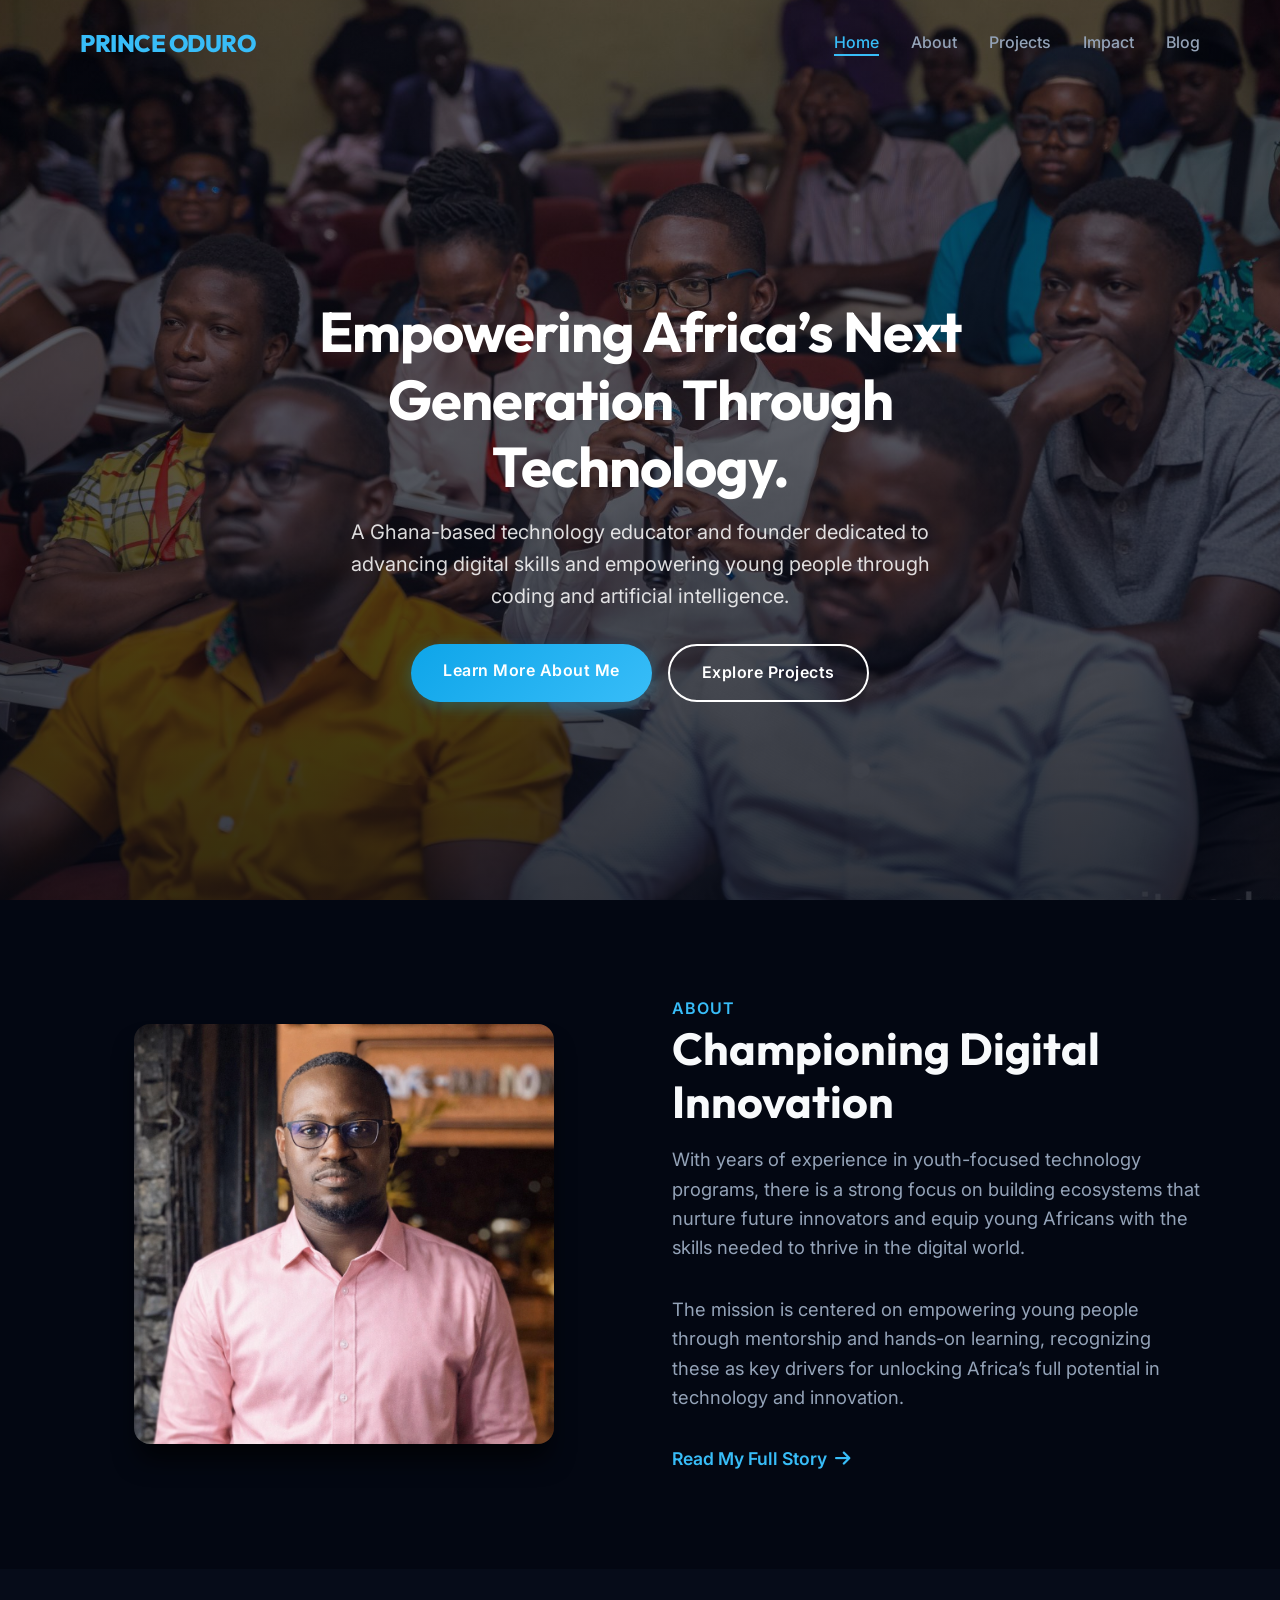
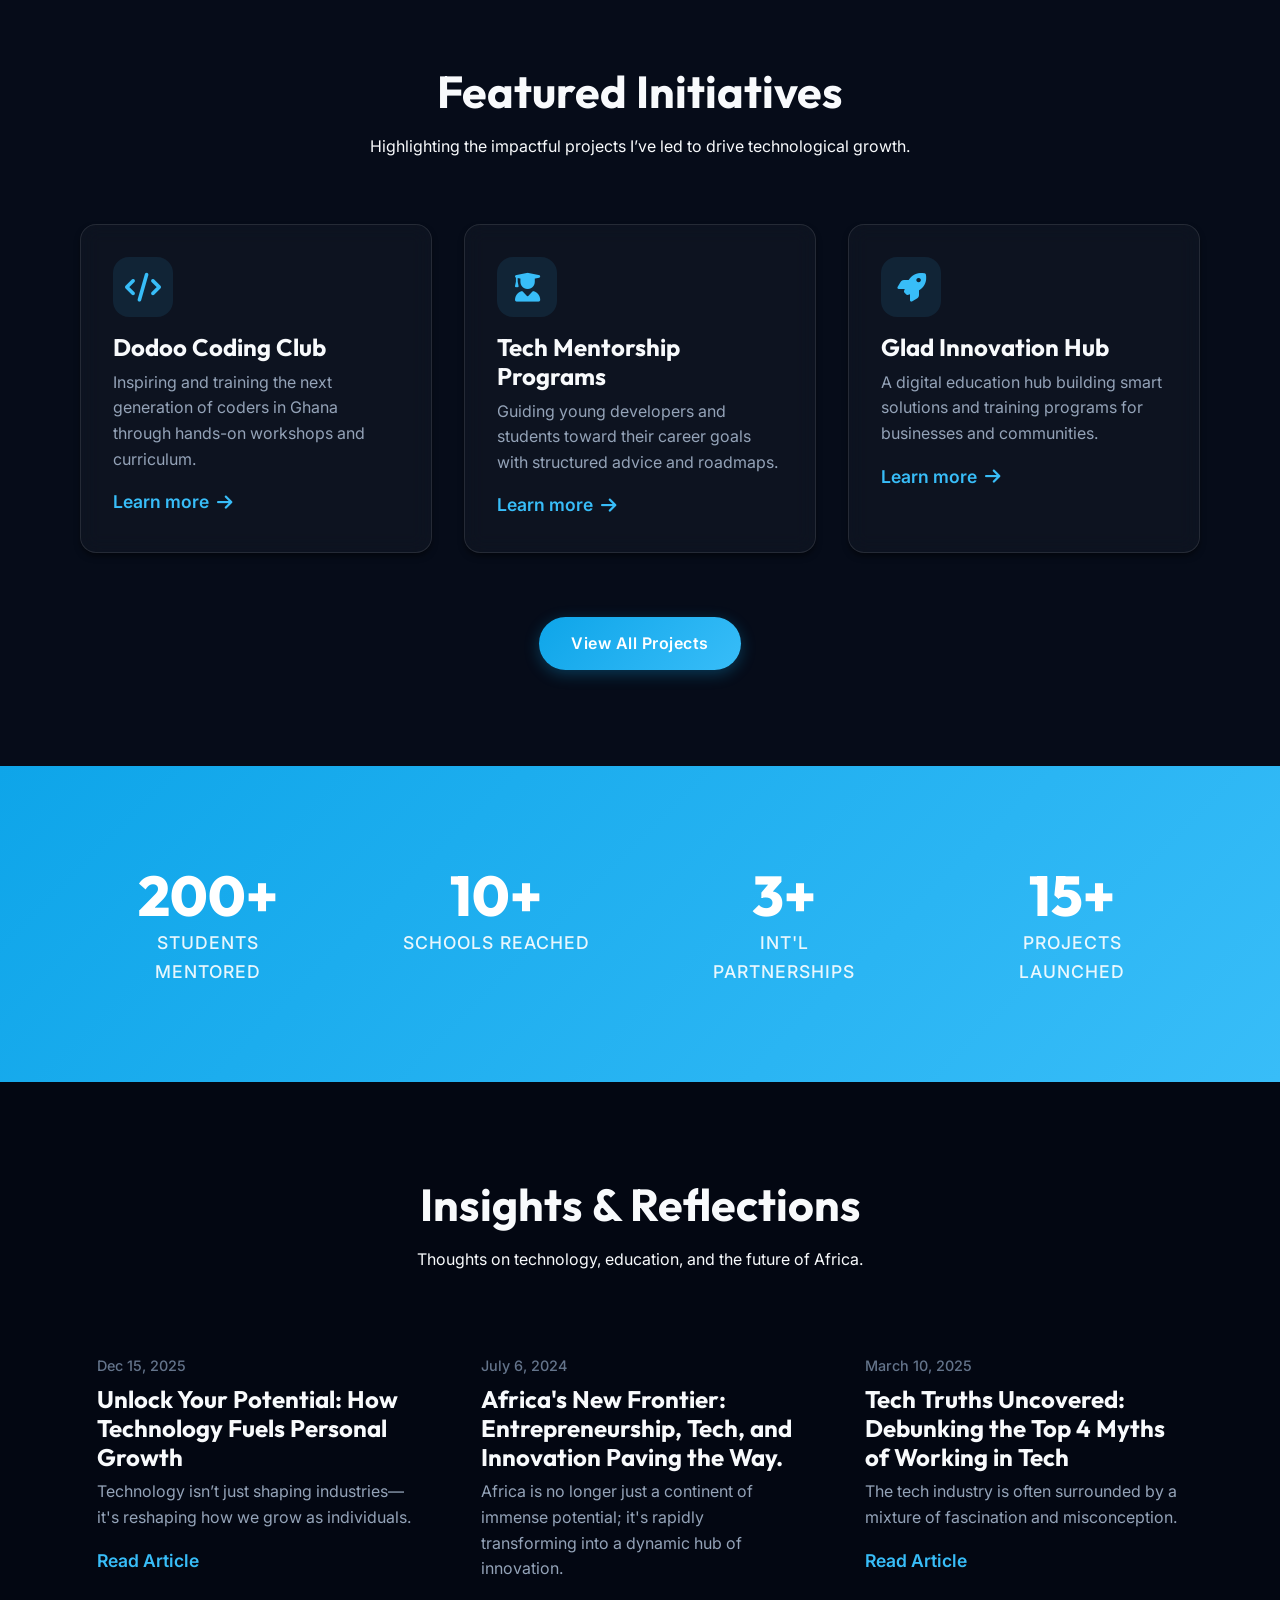
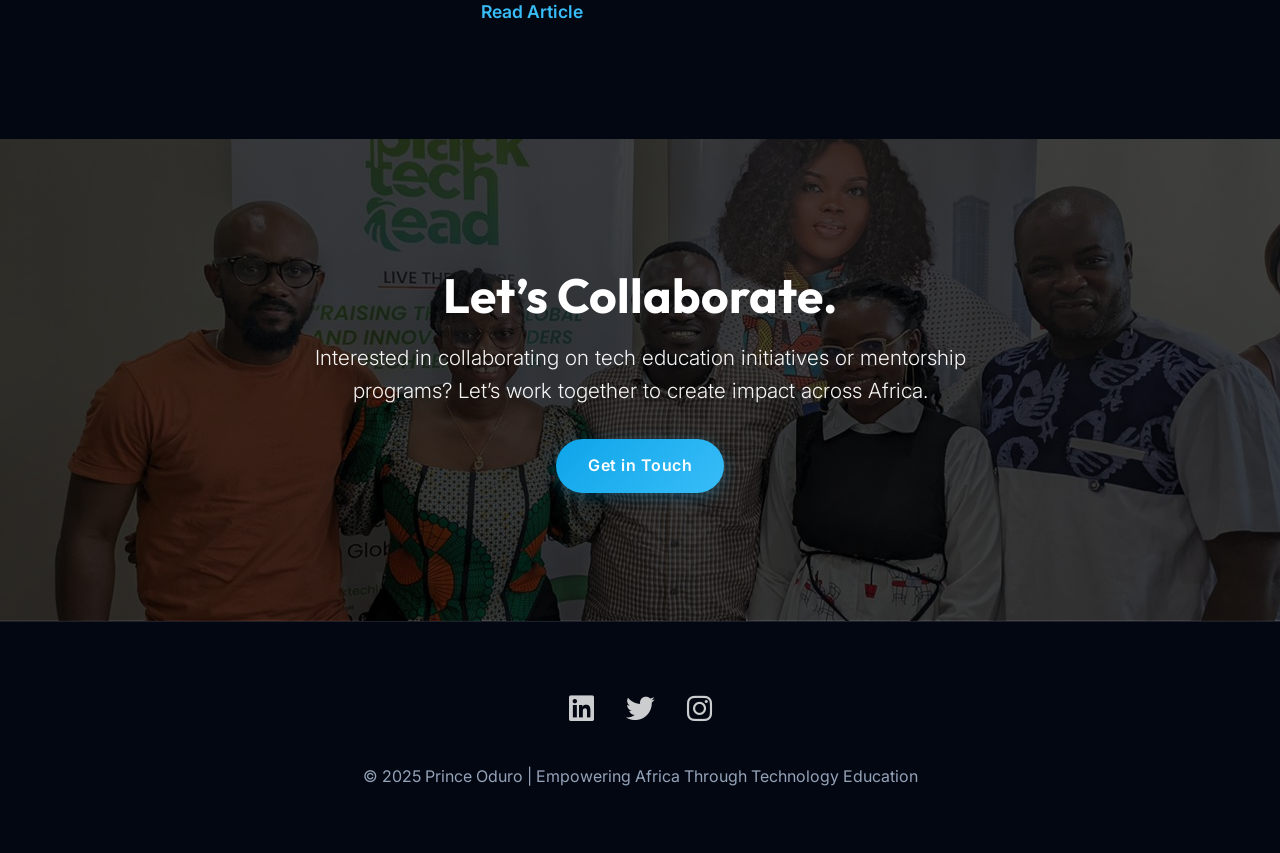
<file: index.html>
<!DOCTYPE html>
<html lang="en">

<head>
    <meta charset="UTF-8">
    <meta name="viewport" content="width=device-width, initial-scale=1.0">
    <title>Prince Oduro | Technology Educator & Innovator</title>
    <meta name="description"
        content="Prince Oduro is a technology educator, software developer, and mentor committed to empowering Africa’s youth through technology education.">

    <!-- Styles -->
    <link rel="stylesheet" href="styles_v2.css">

    <!-- Font Awesome for Icons (Optional for initial version, using CDN) -->
    <link rel="stylesheet" href="https://cdnjs.cloudflare.com/ajax/libs/font-awesome/6.4.0/css/all.min.css">

    <!-- Favicon Placeholders -->
    <link rel="icon" href="data:;base64,iVBORw0KGgo=">
</head>

<body>

    <!-- Navigation -->
    <nav class="navbar">
        <div class="container nav-container">
            <a href="index.html" class="brand">PRINCE ODURO</a>
            <div class="mobile-toggle" id="mobile-menu">
                <i class="fas fa-bars"></i>
            </div>
            <ul class="nav-links">
                <li><a href="index.html" class="active">Home</a></li>
                <li><a href="about.html">About</a></li>
                <li><a href="projects.html">Projects</a></li>
                <li><a href="#impact">Impact</a></li>
                <li><a href="#insights">Blog</a></li>
            </ul>
        </div>
    </nav>

    <!-- Hero Section -->
    <section class="hero bg-overlay">
        <div class="hero-slider">
            <div class="slide active" style="background-image: url('assets/Images/slide 1.jpg');"></div>
            <div class="slide" style="background-image: url('assets/Images/slide 2.jpg');"></div>
            <div class="slide" style="background-image: url('assets/Images/youth engagement.jpg');"></div>
        </div>
        <div class="container hero-container text-center">
            <div class="hero-content reveal active">
                <h1 class="text-white">Empowering Africa’s Next Generation Through Technology.</h1>
                <p class="subtext text-white-opacity delay-100 reveal active">
                    A Ghana-based technology educator and founder dedicated to advancing digital skills and empowering
                    young people through coding and artificial intelligence.
                </p>
                <div class="hero-btns justify-center delay-200 reveal active">
                    <a href="about.html" class="btn btn-primary">Learn More About Me</a>
                    <a href="projects.html" class="btn btn-secondary btn-white-outline">Explore Projects</a>
                </div>
            </div>
        </div>
    </section>

    <!-- About Snapshot -->
    <section class="section-padding about-snapshot">
        <div class="container about-grid">
            <div class="about-image reveal">
                <!-- Another photo or visual -->
                <img src="assets/Images/profile_new.png" alt="Teaching"
                    style="border-radius: 16px; box-shadow: var(--shadow-lg);">
            </div>
            <div class="about-content reveal delay-200">
                <span class="text-primary"
                    style="font-weight: 600; text-transform: uppercase; letter-spacing: 1px;">About</span>
                <h2>Championing Digital Innovation</h2>
                <p>
                    With years of experience in youth-focused technology programs, there is a strong focus on building
                    ecosystems that nurture future innovators and equip young Africans with the skills needed to thrive
                    in the digital world.
                </p>
                <p>
                    The mission is centered on empowering young people through mentorship and hands-on learning,
                    recognizing these as key drivers for unlocking Africa’s full potential in technology and innovation.
                </p>
                <a href="about.html" class="btn-text">Read My Full Story <i class="fas fa-arrow-right"></i></a>
            </div>
        </div>
    </section>

    <!-- Featured Projects -->
    <section class="section-padding projects" id="projects">
        <div class="container">
            <div class="section-header reveal">
                <h2>Featured Initiatives</h2>
                <p>Highlighting the impactful projects I’ve led to drive technological growth.</p>
            </div>

            <div class="projects-grid">
                <!-- Project 1 -->
                <div class="project-card reveal delay-100">
                    <div class="project-icon"><i class="fas fa-code"></i></div>
                    <h3>Dodoo Coding Club</h3>
                    <p>Inspiring and training the next generation of coders in Ghana through hands-on workshops and
                        curriculum.</p>
                    <a href="projects.html#dodoo" class="btn-text">Learn more <i class="fas fa-arrow-right"></i></a>
                </div>

                <!-- Project 2 -->
                <div class="project-card reveal delay-200">
                    <div class="project-icon"><i class="fas fa-user-graduate"></i></div>
                    <h3>Tech Mentorship Programs</h3>
                    <p>Guiding young developers and students toward their career goals with structured advice and
                        roadmaps.</p>
                    <a href="projects.html#mentorship" class="btn-text">Learn more <i
                            class="fas fa-arrow-right"></i></a>
                </div>

                <!-- Project 3 -->
                <div class="project-card reveal delay-300">
                    <div class="project-icon"><i class="fas fa-rocket"></i></div>
                    <h3>Glad Innovation Hub</h3>
                    <p>A digital education hub building smart solutions and training programs for businesses and
                        communities.</p>
                    <a href="projects.html#hub" class="btn-text">Learn more <i class="fas fa-arrow-right"></i></a>
                </div>
            </div>

            <div class="text-center reveal" style="margin-top: var(--spacing-lg);">
                <a href="projects.html" class="btn btn-primary">View All Projects</a>
            </div>
        </div>
    </section>

    <!-- Impact Highlights -->
    <section class="impact" id="impact">
        <div class="container impact-grid">
            <div class="counter-card reveal delay-100">
                <h3>200+</h3>
                <p>Students Mentored</p>
            </div>
            <div class="counter-card reveal delay-200">
                <h3>10+</h3>
                <p>Schools Reached</p>
            </div>
            <div class="counter-card reveal delay-300">
                <h3>3+</h3>
                <p>Int'l Partnerships</p>
            </div>
            <div class="counter-card reveal delay-100"> <!-- wrapped logic for delay -->
                <h3>15+</h3>
                <p>Projects Launched</p>
            </div>
        </div>
    </section>

    <!-- Insights Section -->
    <section class="section-padding insights" id="insights">
        <div class="container">
            <div class="section-header reveal">
                <h2>Insights & Reflections</h2>
                <p>Thoughts on technology, education, and the future of Africa.</p>
            </div>

            <div class="blog-grid">
                <article class="blog-card reveal delay-100">
                    <span class="blog-date">Dec 15, 2025</span>
                    <h3>Unlock Your Potential: How Technology Fuels Personal Growth</h3>
                    <p>Technology isn’t just shaping industries—it's reshaping how we grow as individuals.
                    </p>
                    <a href="https://medium.com/@princeoduro.dev/unlock-your-potential-how-technology-fuels-personal-growth-972168cd5e6c"
                        class="btn-text">Read Article</a>
                </article>

                <article class="blog-card reveal delay-200">
                    <span class="blog-date">July 6, 2024</span>
                    <h3>Africa's New Frontier: Entrepreneurship, Tech, and Innovation Paving the Way.</h3>
                    <p>Africa is no longer just a continent of immense potential; it's rapidly transforming into a
                        dynamic hub of innovation.</p>
                    <a href="https://www.linkedin.com/pulse/africas-new-frontier-entrepreneurship-tech-innovation-prince-oduro-lynpf"
                        class="btn-text">Read Article</a>
                </article>

                <article class="blog-card reveal delay-300">
                    <span class="blog-date">March 10, 2025</span>
                    <h3>Tech Truths Uncovered: Debunking the Top 4 Myths of Working in Tech</h3>
                    <p>The tech industry is often surrounded by a mixture of fascination and misconception.</p>
                    <a href="https://medium.com/@princeoduro.dev/tech-truths-uncovered-debunking-the-top-4-myths-of-working-in-tech-38a56e28109d"
                        class="btn-text">Read Article</a>
                </article>
            </div>
        </div>
    </section>

    <!-- Connect / Call to Action -->
    <section class="connect reveal" id="contact">
        <div class="container">
            <h2>Let’s Collaborate.</h2>
            <p>Interested in collaborating on tech education initiatives or mentorship programs? Let’s work together to
                create impact across Africa.</p>
            <a href="mailto:princ@example.com" class="btn btn-primary">Get in Touch</a>
        </div>
    </section>

    <!-- Footer -->
    <footer class="footer">
        <div class="container">
            <div class="social-links">
                <a href="https://www.linkedin.com/in/prince-oduro-34b401268/" target="_blank"><i
                        class="fab fa-linkedin"></i></a>
                <a href="https://x.com/princeoduro_dev" target="_blank"><i class="fab fa-twitter"></i></a>
                <a href="https://www.instagram.com/_dev.prince_/" target="_blank"><i class="fab fa-instagram"></i></a>
            </div>
            <p>© 2025 Prince Oduro | Empowering Africa Through Technology Education</p>
        </div>
    </footer>

    <script src="script.js"></script>
</body>

</html>
</file>
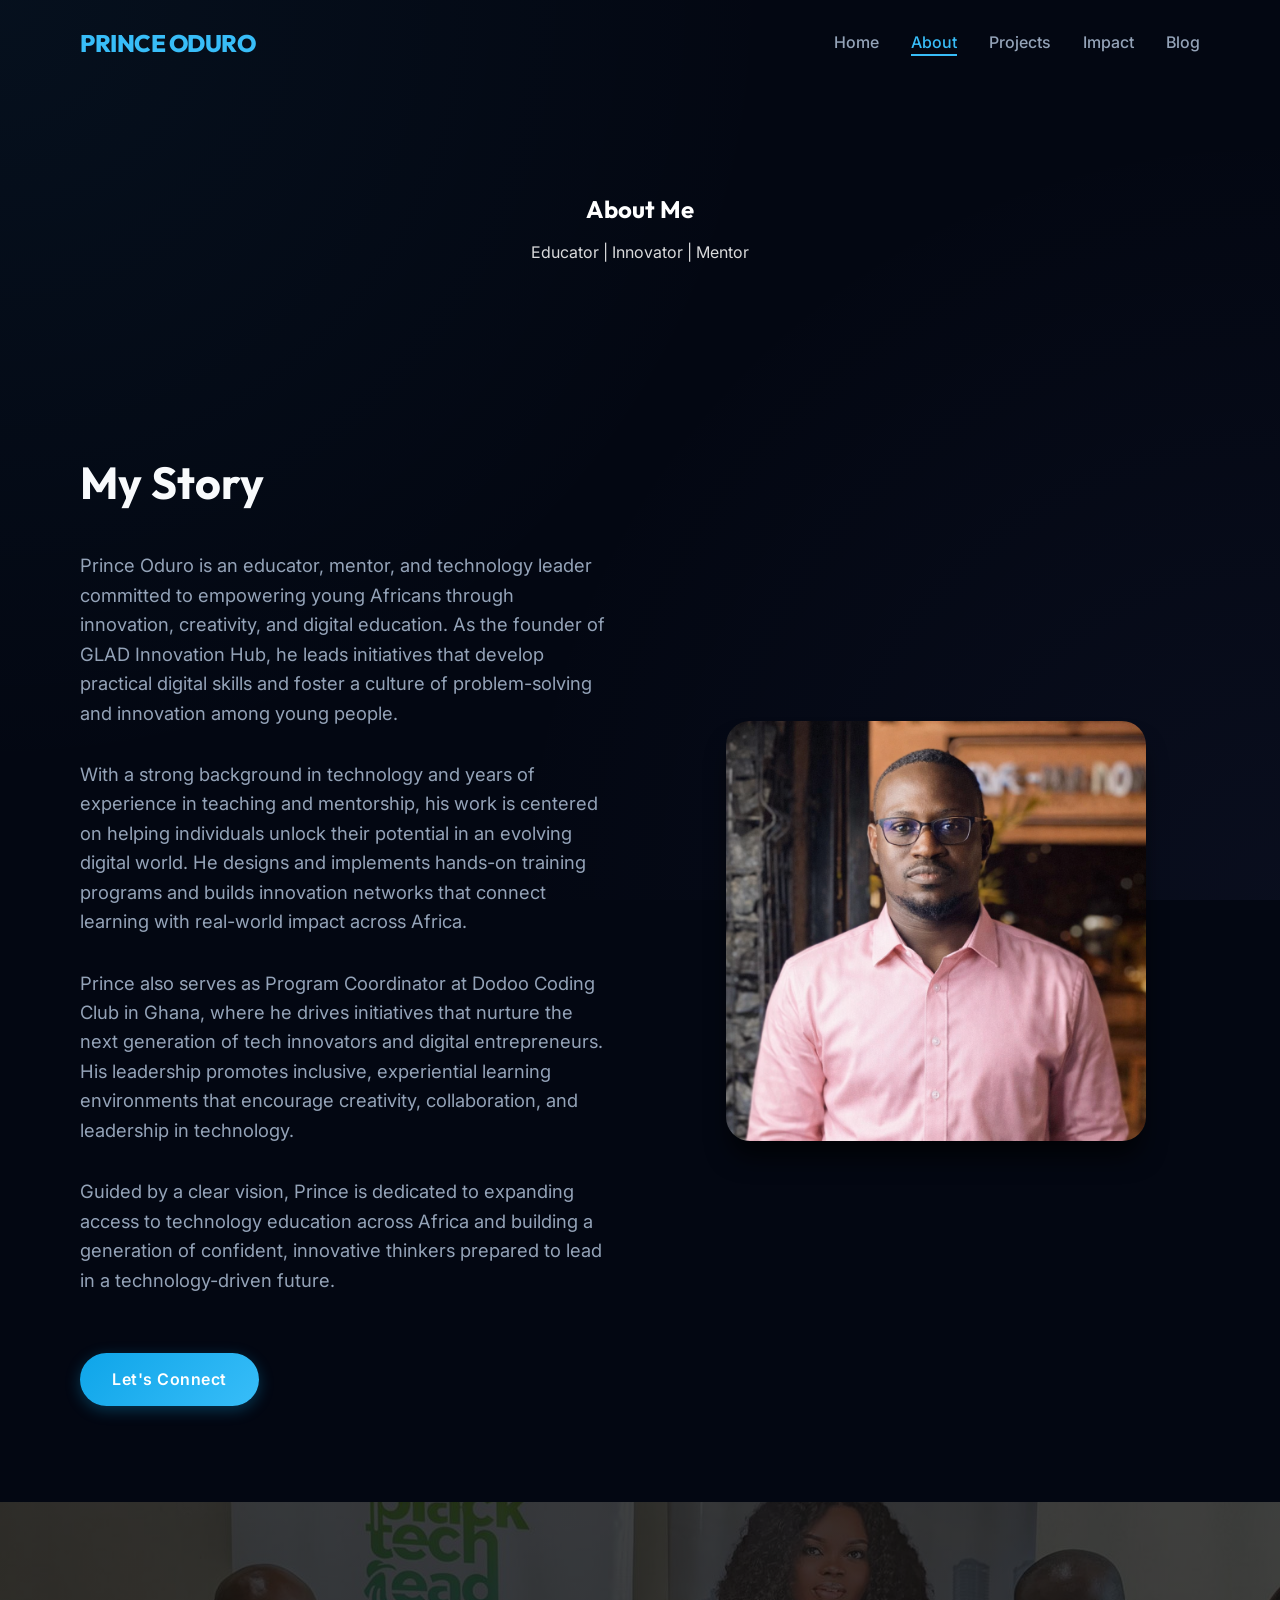
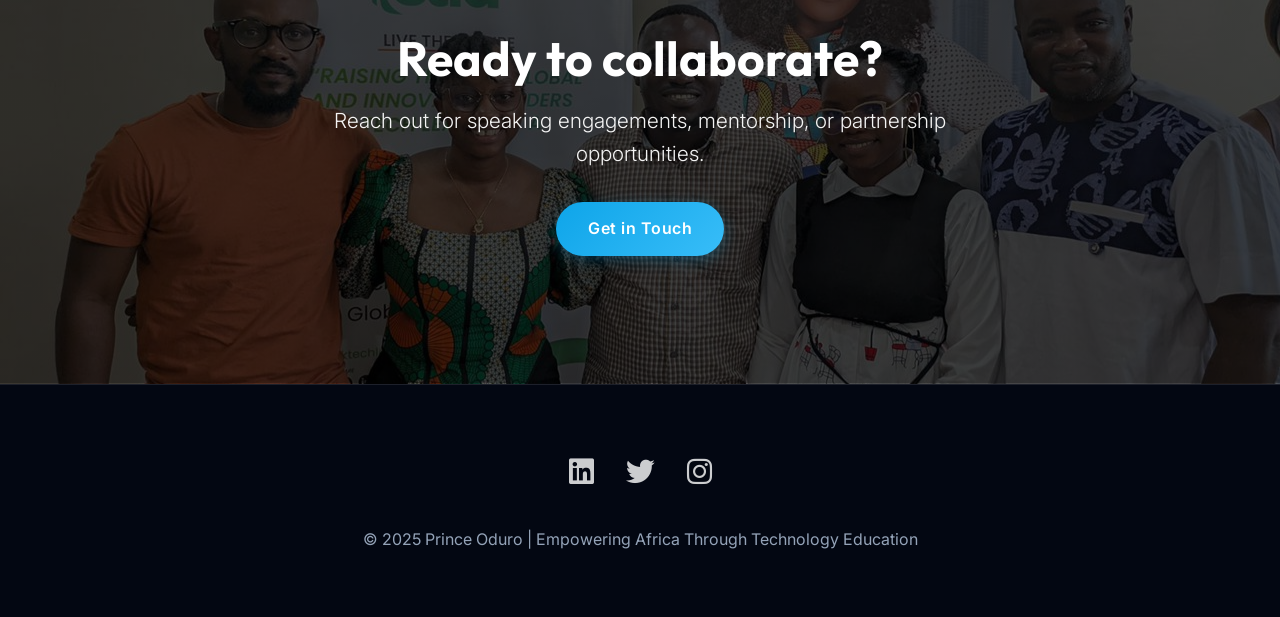
<file: about.html>
<!DOCTYPE html>
<html lang="en">

<head>
    <meta charset="UTF-8">
    <meta name="viewport" content="width=device-width, initial-scale=1.0">
    <title>About Me | Prince Oduro</title>
    <link rel="stylesheet" href="styles_v2.css">
    <link rel="stylesheet" href="https://cdnjs.cloudflare.com/ajax/libs/font-awesome/6.4.0/css/all.min.css">
    <link rel="icon" href="data:;base64,iVBORw0KGgo=">
</head>

<body>

    <nav class="navbar">
        <div class="container nav-container">
            <a href="index.html" class="brand">PRINCE ODURO</a>
            <div class="mobile-toggle" id="mobile-menu">
                <i class="fas fa-bars"></i>
            </div>
            <ul class="nav-links">
                <li><a href="index.html">Home</a></li>
                <li><a href="about.html" class="active">About</a></li>
                <li><a href="projects.html">Projects</a></li>
                <li><a href="index.html#impact">Impact</a></li>
                <li><a href="index.html#insights">Blog</a></li>
            </ul>
        </div>
    </nav>

    <section class="hero" style="min-height: 40vh; align-items: center; display: flex;">
        <div class="container text-center">
            <h1 class="reveal active text-white">About Me</h1>
            <p class="subtext reveal delay-100 active text-white-opacity" style="margin: 0 auto;">Educator | Innovator |
                Mentor</p>
        </div>
    </section>

    <section class="section-padding">
        <div class="container about-grid">
            <div class="about-content reveal delay-200">
                <h2>My Story</h2>
                <br>
                <p>
                    Prince Oduro is an educator, mentor, and technology leader committed to empowering young Africans
                    through innovation, creativity, and digital education. As the founder of GLAD Innovation Hub, he
                    leads initiatives that develop practical digital skills and foster a culture of problem-solving and
                    innovation among young people.
                <p>
                    With a strong background in technology and years of experience in teaching and mentorship, his work
                    is centered on helping individuals unlock their potential in an evolving digital world. He designs
                    and implements hands-on training programs and builds innovation networks that connect learning with
                    real-world impact across Africa.
                </p>
                <p>
                    Prince also serves as Program Coordinator at Dodoo Coding Club in Ghana, where he drives initiatives
                    that nurture the next generation of tech innovators and digital entrepreneurs. His leadership
                    promotes inclusive, experiential learning environments that encourage creativity, collaboration, and
                    leadership in technology.
                </p>
                <p>
                    Guided by a clear vision, Prince is dedicated to expanding access to technology education across
                    Africa and building a generation of confident, innovative thinkers prepared to lead in a
                    technology-driven future.
                </p>
                <br>
                <a href="#connect" class="btn btn-primary">Let's Connect</a>
            </div>
            <div class="about-image reveal delay-300">
                <!-- Placeholder for Profile Picture -->
                <img src="assets/Images/profile_new.png" alt="Prince Oduro Portrait"
                    style="border-radius: var(--radius-lg); box-shadow: var(--shadow-lg);">
            </div>
        </div>
    </section>

    <!-- Connect Section Replica -->
    <section class="connect reveal" id="connect">
        <div class="container">
            <h2>Ready to collaborate?</h2>
            <p>Reach out for speaking engagements, mentorship, or partnership opportunities.</p>
            <a href="mailto:princ@example.com" class="btn btn-primary">Get in Touch</a>
        </div>
    </section>

    <footer class="footer">
        <div class="container">
            <div class="social-links">
                <a href="https://www.linkedin.com/in/prince-oduro-34b401268/" target="_blank"><i
                        class="fab fa-linkedin"></i></a>
                <a href="https://x.com/princeoduro_dev" target="_blank"><i class="fab fa-twitter"></i></a>
                <a href="https://www.instagram.com/_dev.prince_/" target="_blank"><i class="fab fa-instagram"></i></a>
            </div>
            <p>© 2025 Prince Oduro | Empowering Africa Through Technology Education</p>
        </div>
    </footer>

    <script src="script.js"></script>
</body>

</html>
</file>
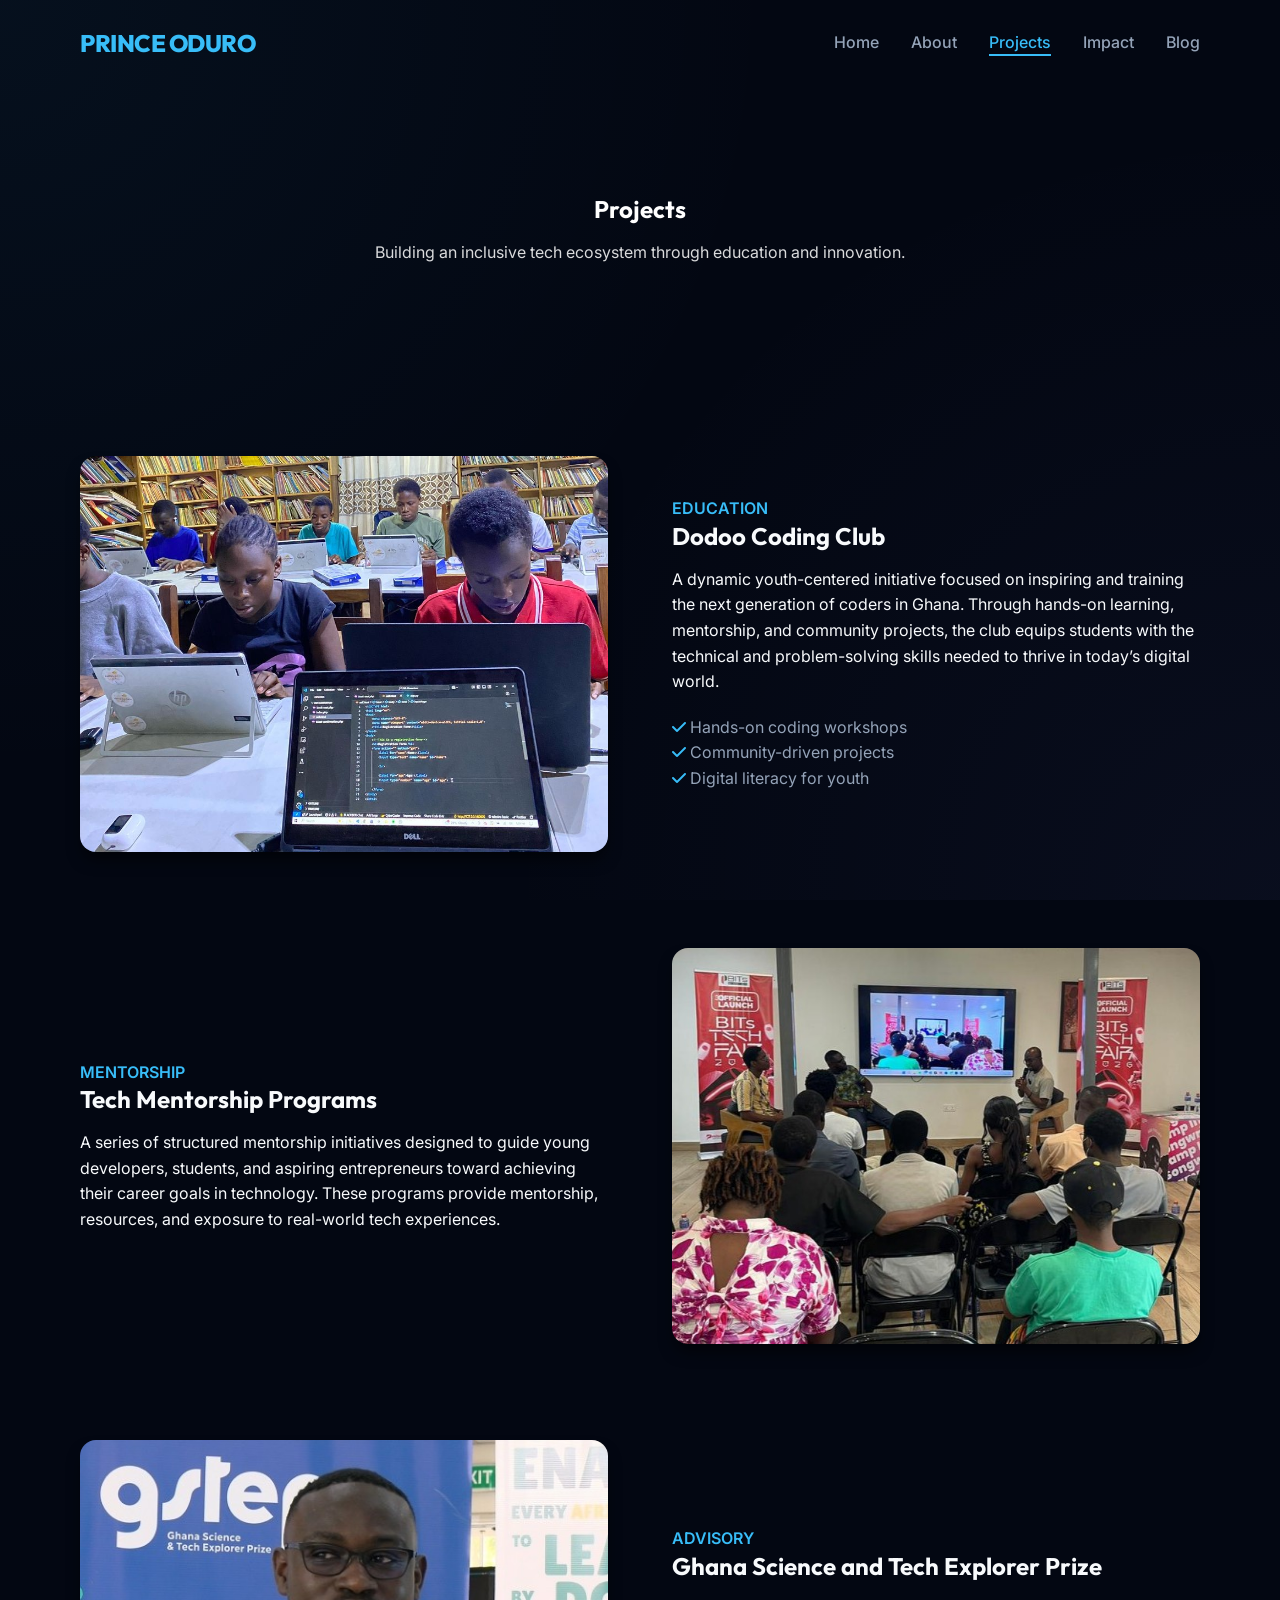
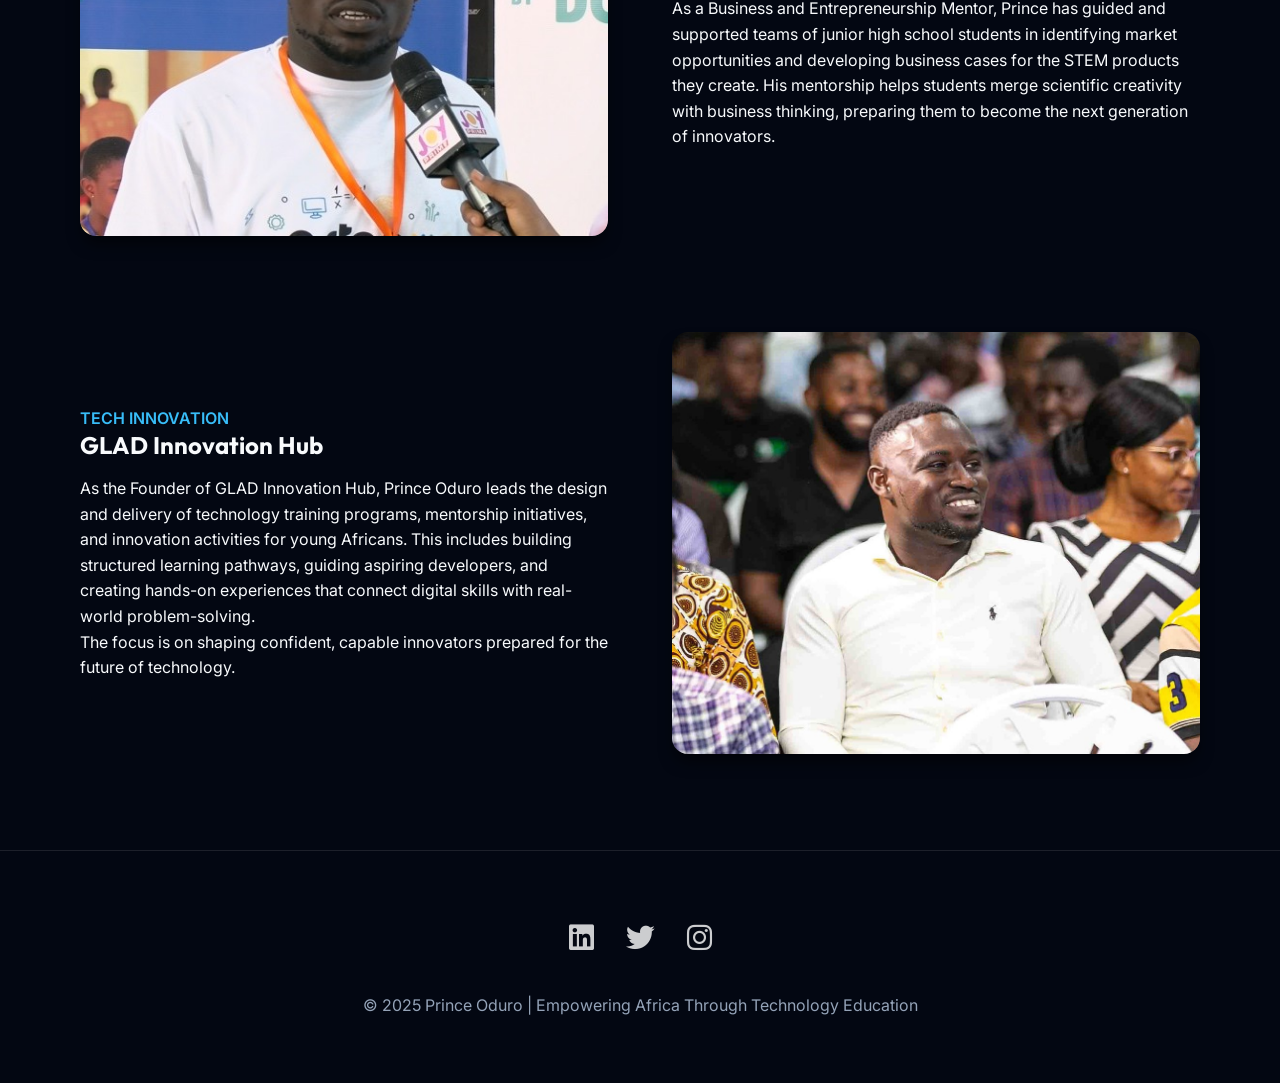
<file: projects.html>
<!DOCTYPE html>
<html lang="en">

<head>
    <meta charset="UTF-8">
    <meta name="viewport" content="width=device-width, initial-scale=1.0">
    <title>Projects | Prince Oduro</title>
    <link rel="stylesheet" href="styles_v2.css">
    <link rel="stylesheet" href="https://cdnjs.cloudflare.com/ajax/libs/font-awesome/6.4.0/css/all.min.css">
    <link rel="icon" href="data:;base64,iVBORw0KGgo=">
</head>

<body>

    <nav class="navbar">
        <div class="container nav-container">
            <a href="index.html" class="brand">PRINCE ODURO</a>
            <div class="mobile-toggle" id="mobile-menu">
                <i class="fas fa-bars"></i>
            </div>
            <ul class="nav-links">
                <li><a href="index.html">Home</a></li>
                <li><a href="about.html">About</a></li>
                <li><a href="projects.html" class="active">Projects</a></li>
                <li><a href="index.html#impact">Impact</a></li>
                <li><a href="index.html#insights">Blog</a></li>
            </ul>
        </div>
    </nav>

    <section class="hero" style="min-height: 40vh; align-items: center; display: flex;">
        <div class="container text-center">
            <h1 class="reveal active text-white">Projects</h1>
            <p class="subtext reveal delay-100 active text-white-opacity" style="margin: 0 auto;">Building an inclusive
                tech ecosystem
                through education and
                innovation.</p>
        </div>
    </section>

    <section class="section-padding">
        <div class="container">

            <!-- Project 1 -->
            <div class="about-grid reveal delay-100" id="dodoo" style="margin-bottom: var(--spacing-xl);">
                <div class="project-img-wrapper">
                    <img src="assets/Images/new ccd.jpg" alt="Dodoo Coding Club"
                        style="border-radius: var(--radius-md); box-shadow: var(--shadow-md);">
                </div>
                <div class="project-content">
                    <span class="text-primary" style="font-weight: 600; text-transform: uppercase;">Education</span>
                    <h2>Dodoo Coding Club</h2>
                    <p>
                        A dynamic youth-centered initiative focused on inspiring and training the next generation of
                        coders in Ghana. Through hands-on learning, mentorship, and community projects, the club equips
                        students with the technical and problem-solving skills needed to thrive in today’s digital
                        world.
                    </p>
                    <ul style="margin: 20px 0; color: var(--text-grey);">
                        <li><i class="fas fa-check text-primary"></i> Hands-on coding workshops</li>
                        <li><i class="fas fa-check text-primary"></i> Community-driven projects</li>
                        <li><i class="fas fa-check text-primary"></i> Digital literacy for youth</li>
                    </ul>
                </div>
            </div>

            <!-- Project 2 -->
            <div class="about-grid reveal delay-200" id="mentorship"
                style="margin-bottom: var(--spacing-xl); direction: rtl;">
                <!-- Using direction for quick layout flipping, or just reorder HTML -->
                <div class="project-img-wrapper" style="direction: ltr;">
                    <img src="assets/Images/youth engagement.jpg" alt="Tech Mentorship"
                        style="border-radius: var(--radius-md); box-shadow: var(--shadow-md);">
                </div>
                <div class="project-content" style="direction: ltr;">
                    <span class="text-primary" style="font-weight: 600; text-transform: uppercase;">Mentorship</span>
                    <h2>Tech Mentorship Programs</h2>
                    <p>
                        A series of structured mentorship initiatives designed to guide young developers, students, and
                        aspiring entrepreneurs toward achieving their career goals in technology. These programs provide
                        mentorship, resources, and exposure to real-world tech experiences.
                    </p>
                </div>
            </div>

            <!-- Project 3 -->
            <div class="about-grid reveal delay-300" id="gstep" style="margin-bottom: var(--spacing-xl);">
                <div class="project-img-wrapper">
                    <img src="assets/Images/GSTEP.jpg" alt="Ghana Science and Tech Explorer Prize"
                        style="border-radius: var(--radius-md); box-shadow: var(--shadow-md);">
                </div>
                <div class="project-content">
                    <span class="text-primary" style="font-weight: 600; text-transform: uppercase;">Advisory</span>
                    <h2>Ghana Science and Tech Explorer Prize</h2>
                    <p>
                        As a Business and Entrepreneurship Mentor, Prince has guided and supported teams of junior high
                        school students in identifying market opportunities and developing business cases for the STEM
                        products they create. His mentorship helps students merge scientific creativity with business
                        thinking, preparing them to become the next generation of innovators.
                    </p>
                </div>
            </div>

            <!-- Project 4 -->
            <div class="about-grid reveal delay-100" id="hub" style="direction: rtl;">
                <div class="project-img-wrapper" style="direction: ltr;">
                    <img src="assets/Images/glad.jpg" alt="GLAD Innovation Hub"
                        style="border-radius: var(--radius-md); box-shadow: var(--shadow-md);">
                </div>
                <div class="project-content" style="direction: ltr;">
                    <span class="text-primary" style="font-weight: 600; text-transform: uppercase;">Tech Innovation</span>
                    <h2>GLAD Innovation Hub</h2>
                    <p>
                        As the Founder of GLAD Innovation Hub, Prince Oduro leads the design and delivery of technology
                        training programs, mentorship initiatives, and innovation activities for young Africans. This
                        includes building structured learning pathways, guiding aspiring developers, and creating
                        hands-on experiences that connect digital skills with real-world problem-solving.
                    </p>
                    <p>
                        The focus is on shaping confident, capable innovators prepared for the future of technology.
                    </p>
                </div>
            </div>

        </div>
    </section>

    <footer class="footer">
        <div class="container">
            <div class="social-links">
                <a href="https://www.linkedin.com/in/prince-oduro-34b401268/" target="_blank"><i
                        class="fab fa-linkedin"></i></a>
                <a href="https://x.com/princeoduro_dev" target="_blank"><i class="fab fa-twitter"></i></a>
                <a href="https://www.instagram.com/_dev.prince_/" target="_blank"><i class="fab fa-instagram"></i></a>
            </div>
            <p>© 2025 Prince Oduro | Empowering Africa Through Technology Education</p>
        </div>
    </footer>

    <script src="script.js"></script>
</body>

</html>
</file>
<file: styles_v2.css>
@import url('https://fonts.googleapis.com/css2?family=Outfit:wght@300;400;500;600;700;800&family=Inter:wght@400;500;600&display=swap');

:root {
    /* Core Color Palette - Rich Dark */
    --primary-color: #38bdf8;
    --primary-dark: #0ea5e9;
    --primary-light: rgba(56, 189, 248, 0.1);
    --accent-color: #818cf8;
    --bg-deep: #030712;
    --bg-card: rgba(255, 255, 255, 0.03);
    --bg-glass: rgba(3, 7, 18, 0.7);
    --text-main: #f8fafc;
    --text-muted: #94a3b8;
    --text-dim: #64748b;
    --border-glass: rgba(255, 255, 255, 0.1);
    --white: #ffffff;
    
    /* Legacy Mapping for compatibility */
    --text-dark: var(--text-main);
    --text-grey: var(--text-muted);
    --text-light: var(--text-dim);
    --bg-light: #0f172a;
    --border-color: var(--border-glass);

    /* Typography */
    --font-heading: 'Outfit', sans-serif;
    --font-body: 'Inter', sans-serif;

    /* Spacing */
    --spacing-xs: 0.5rem;
    --spacing-sm: 1rem;
    --spacing-md: 2rem;
    --spacing-lg: 4rem;
    --spacing-xl: 6rem;

    /* Border Radius */
    --radius-sm: 8px;
    --radius-md: 16px;
    --radius-lg: 24px;

    /* Shadows */
    --shadow-sm: 0 4px 6px -1px rgba(0, 0, 0, 0.5);
    --shadow-md: 0 10px 15px -3px rgba(0, 0, 0, 0.6);
    --shadow-lg: 0 20px 25px -5px rgba(0, 0, 0, 0.7);
    --shadow-glow: 0 0 20px rgba(56, 189, 248, 0.2);
}



* {
    margin: 0;
    padding: 0;
    box-sizing: border-box;
}

body {
    font-family: var(--font-body);
    color: var(--text-main);
    line-height: 1.6;
    background-color: var(--bg-deep);
    background-image: 
        radial-gradient(circle at 0% 0%, rgba(56, 189, 248, 0.05) 0%, transparent 50%),
        radial-gradient(circle at 100% 100%, rgba(129, 140, 248, 0.05) 0%, transparent 50%);
    background-attachment: fixed;
    overflow-x: hidden;
}

h1,
h2,
h3,
h4,
h5,
h6 {
    font-family: var(--font-heading);
    font-weight: 700;
    line-height: 1.2;
    margin-bottom: var(--spacing-sm);
}

a {
    text-decoration: none;
    color: inherit;
    transition: all 0.3s ease;
}

ul {
    list-style: none;
}

img {
    max-width: 100%;
    height: auto;
    display: block;
}

/* Utilities */
.container {
    width: 90%;
    max-width: 1200px;
    margin: 0 auto;
    padding: 0 var(--spacing-sm);
}

/* Animations */
@keyframes fadeInUp {
    from {
        opacity: 0;
        transform: translateY(30px);
    }

    to {
        opacity: 1;
        transform: translateY(0);
    }
}

@keyframes float {
    0% {
        transform: translateY(0px);
    }

    50% {
        transform: translateY(-10px);
    }

    100% {
        transform: translateY(0px);
    }
}

@keyframes gradientBG {
    0% {
        background-position: 0% 50%;
    }

    50% {
        background-position: 100% 50%;
    }

    100% {
        background-position: 0% 50%;
    }
}

.reveal {
    opacity: 0;
    transform: translateY(30px);
    transition: all 0.8s cubic-bezier(0.5, 0, 0, 1);
}

.reveal.active {
    opacity: 1;
    transform: translateY(0);
}

.delay-100 {
    transition-delay: 0.1s;
}

.delay-200 {
    transition-delay: 0.2s;
}

.delay-300 {
    transition-delay: 0.3s;
}

/* Components */
.btn {
    display: inline-block;
    padding: 14px 32px;
    border-radius: 50px;
    font-weight: 600;
    font-size: 1rem;
    cursor: pointer;
    transition: transform 0.3s cubic-bezier(0.34, 1.56, 0.64, 1), box-shadow 0.3s ease;
    border: none;
    letter-spacing: 0.5px;
}

.btn-primary {
    background: linear-gradient(135deg, #0ea5e9 0%, #38bdf8 100%);
    color: var(--white);
    box-shadow: 0 4px 15px rgba(14, 165, 233, 0.3);
}

.btn-primary:hover {
    background: linear-gradient(135deg, #38bdf8 0%, #0ea5e9 100%);
    transform: translateY(-4px) scale(1.02);
    box-shadow: 0 12px 24px rgba(14, 165, 233, 0.4);
}

.btn-secondary {
    background-color: transparent;
    color: var(--primary-color);
    border: 2px solid var(--primary-color);
}

.btn-secondary:hover {
    background-color: var(--primary-light);
    transform: translateY(-4px) scale(1.02);
    box-shadow: 0 8px 16px rgba(56, 189, 248, 0.1);
}

.btn-text {
    color: var(--primary-color);
    font-weight: 600;
    font-size: 1.1rem;
    display: inline-flex;
    align-items: center;
    gap: 8px;
}

.btn-text:hover {
    color: #003366;
    gap: 12px;
}

.section-padding {
    padding: var(--spacing-xl) 0;
}

.text-center {
    text-align: center;
}

.text-primary {
    color: var(--primary-color);
}

/* --- Navbar --- */
.navbar {
    position: fixed;
    top: 0;
    left: 0;
    width: 100%;
    background: transparent;
    z-index: 1000;
    padding: 1.5rem 0;
    transition: all 0.4s cubic-bezier(0.4, 0, 0.2, 1);
}

.navbar.scrolled {
    padding: 1rem 0;
    background: rgba(3, 7, 18, 0.85);
    backdrop-filter: blur(10px);
    -webkit-backdrop-filter: blur(10px);
    border-bottom: 1px solid var(--border-glass);
    box-shadow: var(--shadow-md);
}

.nav-container {
    display: flex;
    justify-content: space-between;
    align-items: center;
}

.brand {
    font-family: var(--font-heading);
    font-size: 1.5rem;
    font-weight: 800;
    color: var(--primary-color);
    letter-spacing: -0.5px;
}

.nav-links {
    display: flex;
    gap: 2rem;
}

.nav-links a {
    font-weight: 500;
    color: var(--text-grey);
    position: relative;
}

.nav-links a:hover,
.nav-links a.active {
    color: var(--primary-color);
}

/* Underline animation for nav links */
.nav-links a::after {
    content: '';
    position: absolute;
    width: 0;
    height: 2px;
    bottom: -4px;
    left: 0;
    background-color: var(--primary-color);
    transition: width 0.3s ease;
}

.nav-links a:hover::after,
.nav-links a.active::after {
    width: 100%;
}

.nav-links a.btn:hover::after {
    width: 0;
}

.nav-links .btn {
    color: var(--white);
}

/* Disable for buttons */


.mobile-toggle {
    display: none;
    font-size: 1.5rem;
    cursor: pointer;
    color: var(--text-dark);
}

/* --- Hero Section --- */
.hero {
    min-height: 100vh;
    position: relative;
    overflow: hidden;
    display: flex;
    align-items: center;
    justify-content: center;
    text-align: center;
    padding-top: 100px;
}

.hero-slider {
    position: absolute;
    top: 0;
    left: 0;
    width: 100%;
    height: 100%;
    z-index: 0;
}

.hero-slider::after {
    content: '';
    position: absolute;
    top: 0;
    left: 0;
    width: 100%;
    height: 100%;
    background: linear-gradient(rgba(3, 7, 18, 0.5), rgba(3, 7, 18, 0.8));
    z-index: 2;
}

.slide {
    position: absolute;
    top: 0;
    left: 0;
    width: 100%;
    height: 100%;
    background-size: cover;
    background-position: center;
    opacity: 0;
    transition: opacity 2s ease-in-out, transform 10s ease;
    z-index: 1;
}

.slide.active {
    opacity: 1;
    transform: scale(1.1);
}

/* Remove old abstract blob since we have an image */
.hero::before {
    display: none;
}

.hero-container {
    display: block;
    /* Override grid */
    max-width: 800px;
    margin: 0 auto;
    position: relative;
    z-index: 1;
}

.hero-content h1 {
    font-size: 3.5rem;
    /* Slightly smaller for centered readability */
    letter-spacing: -1px;
    margin-bottom: var(--spacing-sm);
    color: var(--white);
    line-height: 1.2;
}

.hero-content .subtext {
    font-size: 1.25rem;
    color: rgba(255, 255, 255, 0.9);
    margin: 0 auto var(--spacing-md);
    /* Center margin */
    max-width: 600px;
}

.hero-btns {
    display: flex;
    gap: var(--spacing-sm);
    justify-content: center;
    /* Center buttons */
}

/* Utilities for Hero */
.text-white {
    color: var(--white) !important;
}

.text-white-opacity {
    color: rgba(255, 255, 255, 0.85) !important;
}

.justify-center {
    justify-content: center;
}

.btn-white-outline {
    background-color: transparent;
    color: var(--white);
    border: 2px solid var(--white);
}

.btn-white-outline:hover {
    background-color: var(--white);
    color: var(--primary-color);
    transform: translateY(-4px) scale(1.02);
}

/* Existing styles preserved for context... */
.hero-image-wrapper {
    display: none;
}

/* --- About Snapshot --- */
.about-snapshot {
    background-color: transparent;
}

.about-grid {
    display: grid;
    grid-template-columns: 1fr 1fr;
    gap: var(--spacing-lg);
    align-items: center;
}

.about-image {
    display: flex;
    justify-content: center;
}

.about-image img {
    max-width: 420px;
    width: 100%;
    height: auto;
    object-fit: cover;
}

.about-content h2 {
    font-size: 2.8rem;
    margin-bottom: var(--spacing-sm);
}

.about-content p {
    font-size: 1.15rem;
    color: var(--text-grey);
    margin-bottom: var(--spacing-md);
}

/* --- Featured Projects --- */
.projects {
    background-color: rgba(15, 23, 42, 0.3);
    position: relative;
}

.section-header {
    text-align: center;
    max-width: 700px;
    margin: 0 auto var(--spacing-lg);
}

.section-header h2 {
    font-size: 2.8rem;
}

.projects-grid {
    display: grid;
    grid-template-columns: repeat(auto-fit, minmax(320px, 1fr));
    gap: var(--spacing-md);
}

.project-card {
    background: var(--bg-card);
    backdrop-filter: blur(10px);
    -webkit-backdrop-filter: blur(10px);
    padding: var(--spacing-md);
    border-radius: var(--radius-md);
    box-shadow: var(--shadow-sm);
    transition: all 0.4s cubic-bezier(0.175, 0.885, 0.32, 1.275);
    border: 1px solid var(--border-glass);
}

.project-card:hover {
    transform: translateY(-10px);
    box-shadow: 0 20px 40px rgba(56, 189, 248, 0.15);
    background: rgba(255, 255, 255, 0.05);
    border-color: var(--primary-color);
}

.project-icon {
    width: 60px;
    height: 60px;
    background: var(--primary-light);
    color: var(--primary-color);
    border-radius: 16px;
    display: flex;
    align-items: center;
    justify-content: center;
    font-size: 1.8rem;
    margin-bottom: var(--spacing-sm);
    transition: transform 0.3s ease;
}

.project-card:hover .project-icon {
    transform: rotate(5deg) scale(1.1);
}

.project-card h3 {
    font-size: 1.5rem;
    margin-bottom: var(--spacing-xs);
}

.project-card p {
    color: var(--text-grey);
    margin-bottom: var(--spacing-sm);
}

/* --- Impact Highlights --- */
.impact {
    background: var(--primary-color);
    background: linear-gradient(135deg, #0ea5e9 0%, #38bdf8 100%);
    color: var(--white);
    padding: var(--spacing-lg) 0;
}

.impact-grid {
    display: grid;
    grid-template-columns: repeat(auto-fit, minmax(200px, 1fr));
    gap: var(--spacing-md);
    text-align: center;
}

.counter-card {
    padding: var(--spacing-md);
    transition: transform 0.3s ease;
}

.counter-card:hover {
    transform: translateY(-5px);
}

.counter-card h3 {
    font-size: 3.5rem;
    margin-bottom: 0;
    color: var(--white);
    font-weight: 800;
}

.counter-card p {
    font-weight: 500;
    opacity: 0.9;
    font-size: 1.1rem;
    letter-spacing: 1px;
    text-transform: uppercase;
}

/* --- Insights/Blog --- */
.insights {
    background-color: transparent;
}

.blog-grid {
    display: grid;
    grid-template-columns: repeat(auto-fit, minmax(300px, 1fr));
    gap: var(--spacing-md);
}

.blog-card {
    cursor: pointer;
    border-radius: var(--radius-sm);
    padding: var(--spacing-sm);
    transition: all 0.3s ease;
    border: 1px solid transparent;
}

.blog-card:hover {
    background-color: var(--bg-card);
    border-color: var(--border-glass);
    transform: translateY(-5px);
}

.blog-card:hover h3 {
    color: var(--primary-color);
}

.blog-date {
    font-size: 0.9rem;
    color: var(--text-light);
    margin-bottom: var(--spacing-xs);
    display: block;
    font-weight: 500;
}

.blog-card h3 {
    font-size: 1.5rem;
    margin-bottom: var(--spacing-xs);
    transition: color 0.2s;
}

.blog-card p {
    color: var(--text-grey);
    margin-bottom: var(--spacing-sm);
}

/* --- Connect/Footer --- */
.connect {
    background: linear-gradient(rgba(0, 0, 0, 0.75), rgba(0, 0, 0, 0.75)), url('assets/Images/Collaborative.jpg');
    background-size: cover;
    background-position: center;
    background-attachment: fixed;
    /* Parallax effect */
    color: var(--white);
    text-align: center;
    padding: 8rem 0;
}

.connect h2 {
    font-size: 3rem;
    color: var(--white);
    margin-bottom: var(--spacing-sm);
}

.connect p {
    max-width: 700px;
    margin: 0 auto var(--spacing-md);
    font-size: 1.3rem;
    opacity: 0.95;
    font-weight: 300;
}

.footer {
    background-color: var(--bg-deep);
    color: var(--text-muted);
    padding: var(--spacing-lg) 0;
    text-align: center;
    border-top: 1px solid var(--border-glass);
}

.social-links {
    display: flex;
    justify-content: center;
    gap: var(--spacing-md);
    margin-bottom: var(--spacing-md);
}

.social-links a {
    color: var(--white);
    font-size: 1.8rem;
    transition: all 0.3s;
    opacity: 0.8;
}

.social-links a:hover {
    color: var(--accent-color);
    transform: translateY(-3px);
    opacity: 1;
}

/* --- Responsive Media Queries --- */
@media (max-width: 768px) {
    .navbar {
        padding: 0.6rem 0;
        background: rgba(3, 7, 18, 0.95) !important; /* Force background on mobile for legibility */
        backdrop-filter: blur(10px);
    }

    .nav-links {
        display: none;
        flex-direction: column;
        position: fixed;
        top: 0;
        left: 0;
        width: 100%;
        height: 100vh;
        background: #030712 !important;
        padding: 100px 2rem;
        z-index: 999;
        justify-content: flex-start;
    }

    .nav-links li {
        margin: 1rem 0;
    }

    .nav-links li a {
        font-size: 1.8rem;
        font-weight: 700;
    }

    .mobile-toggle {
        display: block;
        z-index: 1001;
    }

    .hero {
        min-height: 90vh !important;
        padding-top: 120px;
    }

    .hero-content h1 {
        font-size: 2rem !important;
        line-height: 1.2 !important;
    }

    .hero-content .subtext {
        font-size: 1.1rem !important;
        margin-bottom: 2rem !important;
    }

    .hero-btns {
        flex-direction: column !important;
        width: 100%;
        padding: 0 10%;
    }

    .hero-btns .btn {
        width: 100% !important;
        margin-bottom: 0.5rem;
    }

    .about-grid, .projects-grid {
        grid-template-columns: 1fr !important;
        gap: 2rem !important;
    }

    .section-padding {
        padding: 3rem 1.5rem !important;
    }

    .section-header h2 {
        font-size: 1.8rem !important;
    }

    /* Fix Projects stacking */
    .about-grid {
        direction: ltr !important;
    }

    .project-content {
        padding-top: 1rem;
    }
}

@media (max-width: 480px) {
    .hero-content h1 {
        font-size: 1.7rem !important;
    }
    
    .hero-content .subtext {
        font-size: 1rem !important;
    }
}
</file>
